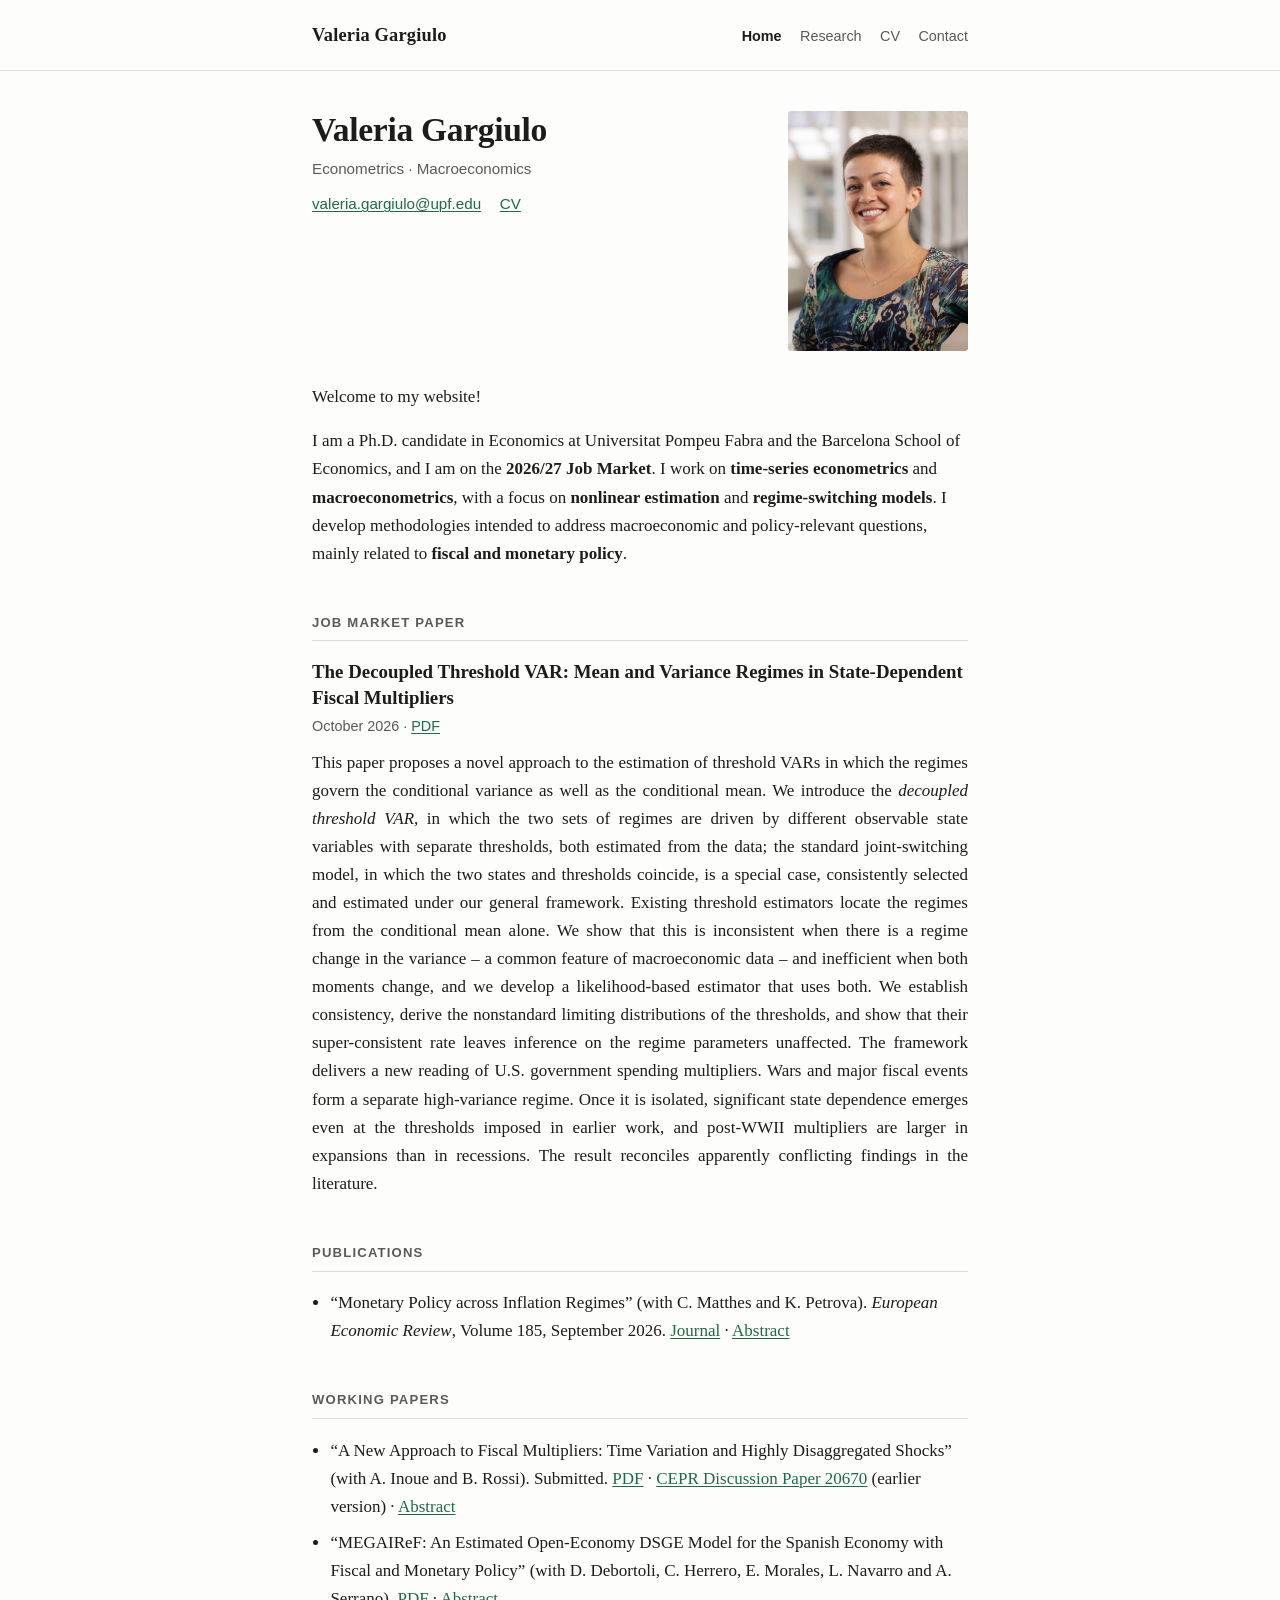
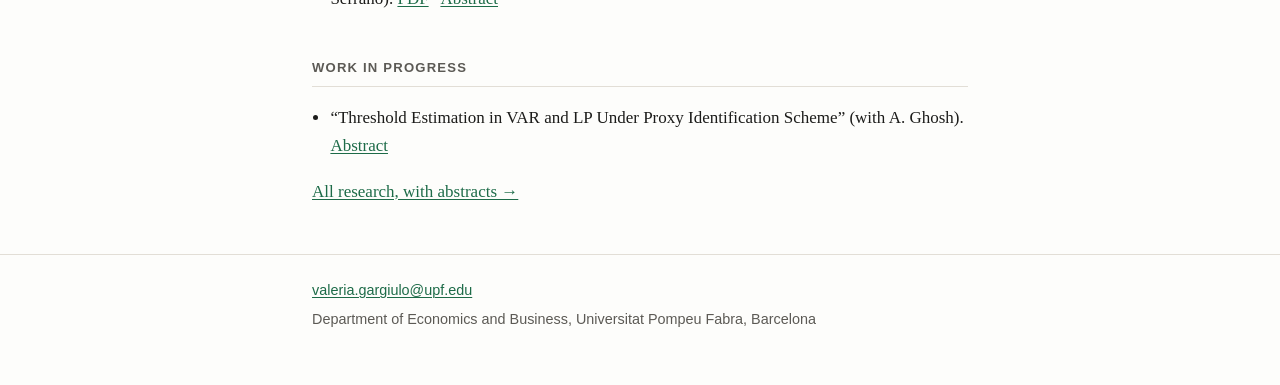
<file: index.html>
<!DOCTYPE html>
<html lang="en">
<head>
<meta charset="utf-8">
<meta name="viewport" content="width=device-width, initial-scale=1">

<title>Valeria Gargiulo — Economics PhD Candidate, UPF / Barcelona School of Economics</title>
<meta name="description" content="Valeria Gargiulo, Ph.D. candidate in economics at Universitat Pompeu Fabra / Barcelona School of Economics. Econometrics and macroeconomics, 2026-27 job market.">
<link rel="canonical" href="https://valeriagargiulo.com/">

<meta property="og:type" content="profile">
<meta property="og:site_name" content="Valeria Gargiulo">
<meta property="og:title" content="Valeria Gargiulo — Economics PhD Candidate, UPF / Barcelona School of Economics">
<meta property="og:description" content="Ph.D. candidate in economics at Universitat Pompeu Fabra / Barcelona School of Economics. Econometrics and macroeconomics, 2026-27 job market.">
<meta property="og:url" content="https://valeriagargiulo.com/">
<meta property="og:image" content="https://valeriagargiulo.com/img/og-image-2026-10.jpg">
<meta property="og:image:alt" content="Valeria Gargiulo, Ph.D. candidate in economics at Universitat Pompeu Fabra">
<meta property="og:locale" content="en_GB">
<meta name="twitter:card" content="summary_large_image">
<meta name="twitter:title" content="Valeria Gargiulo — Economics PhD Candidate, UPF / Barcelona School of Economics">
<meta name="twitter:description" content="Ph.D. candidate in economics at Universitat Pompeu Fabra / Barcelona School of Economics. Econometrics and macroeconomics, 2026-27 job market.">
<meta name="twitter:image" content="https://valeriagargiulo.com/img/og-image-2026-10.jpg">

<link rel="stylesheet" href="css/style.css">

<!-- "sameAs" mirrors the profile links on contact.html. Add Google Scholar and X
     in both places together when they exist. Real URLs only — a placeholder string
     here would make the structured data invalid. -->
<script type="application/ld+json">
{
  "@context": "https://schema.org",
  "@graph": [
    {
      "@type": "Person",
      "@id": "https://valeriagargiulo.com/#person",
      "name": "Valeria Gargiulo",
      "givenName": "Valeria",
      "familyName": "Gargiulo",
      "jobTitle": "Ph.D. Candidate in Economics",
      "email": "mailto:valeria.gargiulo@upf.edu",
      "url": "https://valeriagargiulo.com/",
      "image": "https://valeriagargiulo.com/img/valeria-gargiulo-2026-10.jpg",
      "affiliation": [
        {
          "@type": "CollegeOrUniversity",
          "name": "Universitat Pompeu Fabra",
          "url": "https://www.upf.edu/"
        },
        {
          "@type": "Organization",
          "name": "Barcelona School of Economics",
          "url": "https://bse.eu/"
        }
      ],
      "sameAs": [
        "https://scholar.google.com/citations?user=jlCbwxYAAAAJ",
        "https://www.linkedin.com/in/valeria-gargiulo-911957216"
      ],
      "knowsAbout": [
        "Econometrics",
        "Macroeconomics",
        "Time series analysis",
        "Threshold vector autoregression",
        "Regime-switching models",
        "Fiscal multipliers"
      ]
    },
    {
      "@type": "ScholarlyArticle",
      "@id": "https://valeriagargiulo.com/#jmp",
      "name": "The Decoupled Threshold VAR: Mean and Variance Regimes in State-Dependent Fiscal Multipliers",
      "author": { "@id": "https://valeriagargiulo.com/#person" },
      "inLanguage": "en",
      "url": "https://valeriagargiulo.com/files/jmp.pdf",
      "encodingFormat": "application/pdf",
      "abstract": "This paper proposes a novel approach to the estimation of threshold VARs in which the regimes govern the conditional variance as well as the conditional mean. We introduce the decoupled threshold VAR, in which the two sets of regimes are driven by different observable state variables with separate thresholds, both estimated from the data; the standard joint-switching model, in which the two states and thresholds coincide, is a special case, consistently selected and estimated under our general framework. Existing threshold estimators locate the regimes from the conditional mean alone. We show that this is inconsistent when there is a regime change in the variance – a common feature of macroeconomic data – and inefficient when both moments change, and we develop a likelihood-based estimator that uses both. We establish consistency, derive the nonstandard limiting distributions of the thresholds, and show that their super-consistent rate leaves inference on the regime parameters unaffected. The framework delivers a new reading of U.S. government spending multipliers. Wars and major fiscal events form a separate high-variance regime. Once it is isolated, significant state dependence emerges even at the thresholds imposed in earlier work, and post-WWII multipliers are larger in expansions than in recessions. The result reconciles apparently conflicting findings in the literature."
    }
  ]
}
</script>
</head>

<body>

<header class="site-header">
  <div class="wrap">
    <a class="site-name" href="index.html">Valeria Gargiulo</a>
    <nav class="site-nav" aria-label="Main">
      <a href="index.html" aria-current="page">Home</a>
      <a href="research.html">Research</a>
      <a href="cv.html">CV</a>
      <a href="contact.html">Contact</a>
    </nav>
  </div>
</header>

<main class="wrap">

  <div class="intro">
    <div class="intro-text">
      <h1>Valeria Gargiulo</h1>
      <p class="fields">Econometrics &middot; Macroeconomics</p>
      <p class="quicklinks">
        <a href="mailto:valeria.gargiulo@upf.edu">valeria.gargiulo@upf.edu</a>
        <a href="cv.html">CV</a>
      </p>
    </div>

    <img class="portrait" src="img/valeria-gargiulo-2026-10.jpg" width="180" height="240"
         alt="Valeria Gargiulo, Ph.D. candidate in economics at Universitat Pompeu Fabra">
  </div>

  <div class="bio">
    <p>Welcome to my website!</p>
    <p>I am a Ph.D. candidate in Economics at Universitat Pompeu Fabra and the
    Barcelona School of Economics, and I am on the <strong>2026/27 Job
    Market</strong>. I work on <strong>time-series econometrics</strong> and
    <strong>macroeconometrics</strong>, with a focus on <strong>nonlinear
    estimation</strong> and <strong>regime-switching models</strong>. I develop
    methodologies intended to address macroeconomic and policy-relevant questions,
    mainly related to <strong>fiscal and monetary policy</strong>.</p>
  </div>

  <section id="jmp">
    <h2>Job Market Paper</h2>

    <article class="paper">
      <h3>The Decoupled Threshold VAR: Mean and Variance Regimes in State-Dependent Fiscal Multipliers</h3>
      <p class="meta">October 2026 &middot; <a href="files/jmp.pdf">PDF</a></p>
      <div class="abstract">
        <p>This paper proposes a novel approach to the estimation of threshold VARs in
        which the regimes govern the conditional variance as well as the conditional
        mean. We introduce the <em>decoupled threshold VAR</em>, in which the two sets
        of regimes are driven by different observable state variables with separate
        thresholds, both estimated from the data; the standard joint-switching model, in
        which the two states and thresholds coincide, is a special case, consistently selected and
        estimated under our general framework. Existing threshold estimators locate the
        regimes from the conditional mean alone. We show that this is inconsistent when
        there is a regime change in the variance &ndash; a common feature of
        macroeconomic data &ndash; and inefficient when both moments change, and we
        develop a likelihood-based estimator that uses both. We establish consistency,
        derive the nonstandard limiting distributions of the thresholds, and show that
        their super-consistent rate leaves inference on the regime parameters
        unaffected. The framework delivers a new reading of U.S. government spending
        multipliers. Wars and major fiscal events form a separate high-variance regime.
        Once it is isolated, significant state dependence emerges even at the thresholds
        imposed in earlier work, and post-WWII multipliers are larger in expansions than
        in recessions. The result reconciles apparently conflicting findings in the
        literature.</p>
      </div>
    </article>

  </section>

  <section>
    <h2>Publications</h2>
    <ul class="cv-list">
      <li>&ldquo;Monetary Policy across Inflation Regimes&rdquo; (with C. Matthes and
      K. Petrova). <em>European Economic Review</em>, Volume 185, September 2026.
      <a href="https://www.sciencedirect.com/science/article/pii/S0014292126000668">Journal</a>
      &middot; <a href="research.html">Abstract</a></li>
    </ul>
  </section>

  <section>
    <h2>Working Papers</h2>
    <ul class="cv-list">
      <li>&ldquo;A New Approach to Fiscal Multipliers: Time Variation and Highly
      Disaggregated Shocks&rdquo; (with A. Inoue and B. Rossi). Submitted.
      <a href="files/fiscal-multipliers.pdf">PDF</a>
      &middot; <a href="https://cepr.org/publications/dp20670">CEPR Discussion Paper 20670</a>
      (earlier version) &middot; <a href="research.html">Abstract</a></li>
      <li>&ldquo;MEGAIReF: An Estimated Open-Economy DSGE Model for the Spanish Economy
      with Fiscal and Monetary Policy&rdquo; (with D. Debortoli, C. Herrero, E. Morales,
      L. Navarro and A. Serrano). <a href="files/megairef.pdf">PDF</a>
      &middot; <a href="research.html">Abstract</a></li>
    </ul>
  </section>

  <section>
    <h2>Work in Progress</h2>
    <ul class="cv-list">
      <li>&ldquo;Threshold Estimation in VAR and LP Under Proxy Identification
      Scheme&rdquo; (with A. Ghosh). <a href="research.html">Abstract</a></li>
    </ul>
    <p><a href="research.html">All research, with abstracts &rarr;</a></p>
  </section>

</main>

<footer class="site-footer">
  <div class="wrap">
    <p><a href="mailto:valeria.gargiulo@upf.edu">valeria.gargiulo@upf.edu</a></p>
    <p>Department of Economics and Business, Universitat Pompeu Fabra, Barcelona</p>
  </div>
</footer>

</body>
</html>
</file>
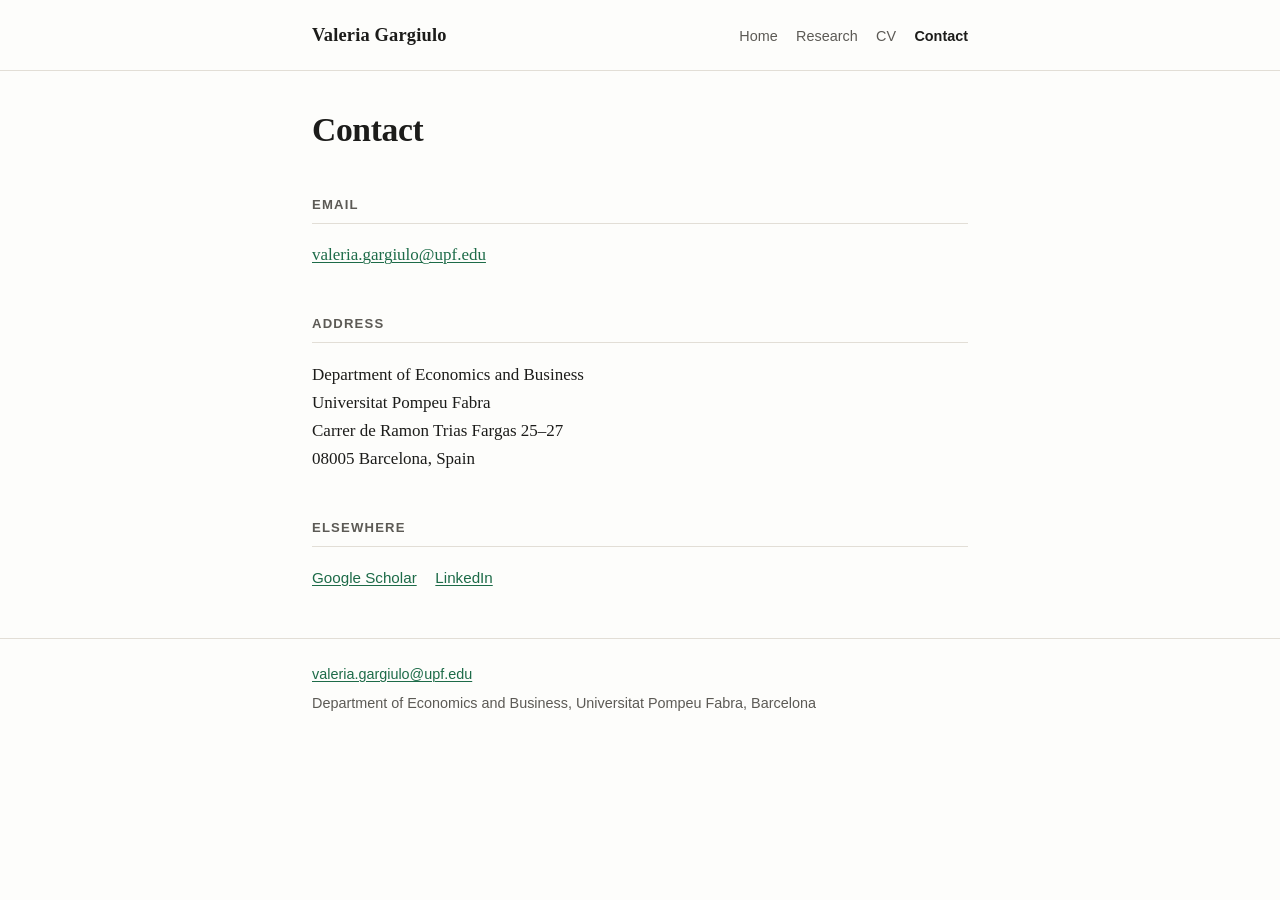
<file: contact.html>
<!DOCTYPE html>
<html lang="en">
<head>
<meta charset="utf-8">
<meta name="viewport" content="width=device-width, initial-scale=1">

<title>Contact — Valeria Gargiulo</title>
<meta name="description" content="Contact details for Valeria Gargiulo, Ph.D. candidate in economics at Universitat Pompeu Fabra / Barcelona School of Economics.">
<link rel="canonical" href="https://valeriagargiulo.com/contact.html">

<meta property="og:type" content="profile">
<meta property="og:site_name" content="Valeria Gargiulo">
<meta property="og:title" content="Contact — Valeria Gargiulo">
<meta property="og:description" content="Contact details for Valeria Gargiulo, Ph.D. candidate in economics at Universitat Pompeu Fabra.">
<meta property="og:url" content="https://valeriagargiulo.com/contact.html">
<meta property="og:image" content="https://valeriagargiulo.com/img/og-image-2026-10.jpg">
<meta property="og:image:alt" content="Valeria Gargiulo, Ph.D. candidate in economics at Universitat Pompeu Fabra">
<meta property="og:locale" content="en_GB">
<meta name="twitter:card" content="summary_large_image">
<meta name="twitter:title" content="Contact — Valeria Gargiulo">
<meta name="twitter:description" content="Contact details for Valeria Gargiulo, Ph.D. candidate in economics at Universitat Pompeu Fabra.">
<meta name="twitter:image" content="https://valeriagargiulo.com/img/og-image-2026-10.jpg">

<link rel="stylesheet" href="css/style.css">
</head>

<body>

<header class="site-header">
  <div class="wrap">
    <a class="site-name" href="index.html">Valeria Gargiulo</a>
    <nav class="site-nav" aria-label="Main">
      <a href="index.html">Home</a>
      <a href="research.html">Research</a>
      <a href="cv.html">CV</a>
      <a href="contact.html" aria-current="page">Contact</a>
    </nav>
  </div>
</header>

<main class="wrap">

  <h1>Contact</h1>

  <section>
    <h2>Email</h2>
    <p><a href="mailto:valeria.gargiulo@upf.edu">valeria.gargiulo@upf.edu</a></p>
  </section>

  <section>
    <h2>Address</h2>
    <p>
      Department of Economics and Business<br>
      Universitat Pompeu Fabra<br>
      Carrer de Ramon Trias Fargas 25&ndash;27<br>
      08005 Barcelona, Spain
    </p>
  </section>

  <section>
    <h2>Elsewhere</h2>
    <!-- These are the same URLs as the "sameAs" array in the JSON-LD on index.html.
         Add Google Scholar and X here and there together when they exist. -->
    <p class="quicklinks">
      <a href="https://scholar.google.com/citations?user=jlCbwxYAAAAJ">Google Scholar</a>
      <a href="https://www.linkedin.com/in/valeria-gargiulo-911957216">LinkedIn</a>
    </p>
  </section>

</main>

<footer class="site-footer">
  <div class="wrap">
    <p><a href="mailto:valeria.gargiulo@upf.edu">valeria.gargiulo@upf.edu</a></p>
    <p>Department of Economics and Business, Universitat Pompeu Fabra, Barcelona</p>
  </div>
</footer>

</body>
</html>
</file>
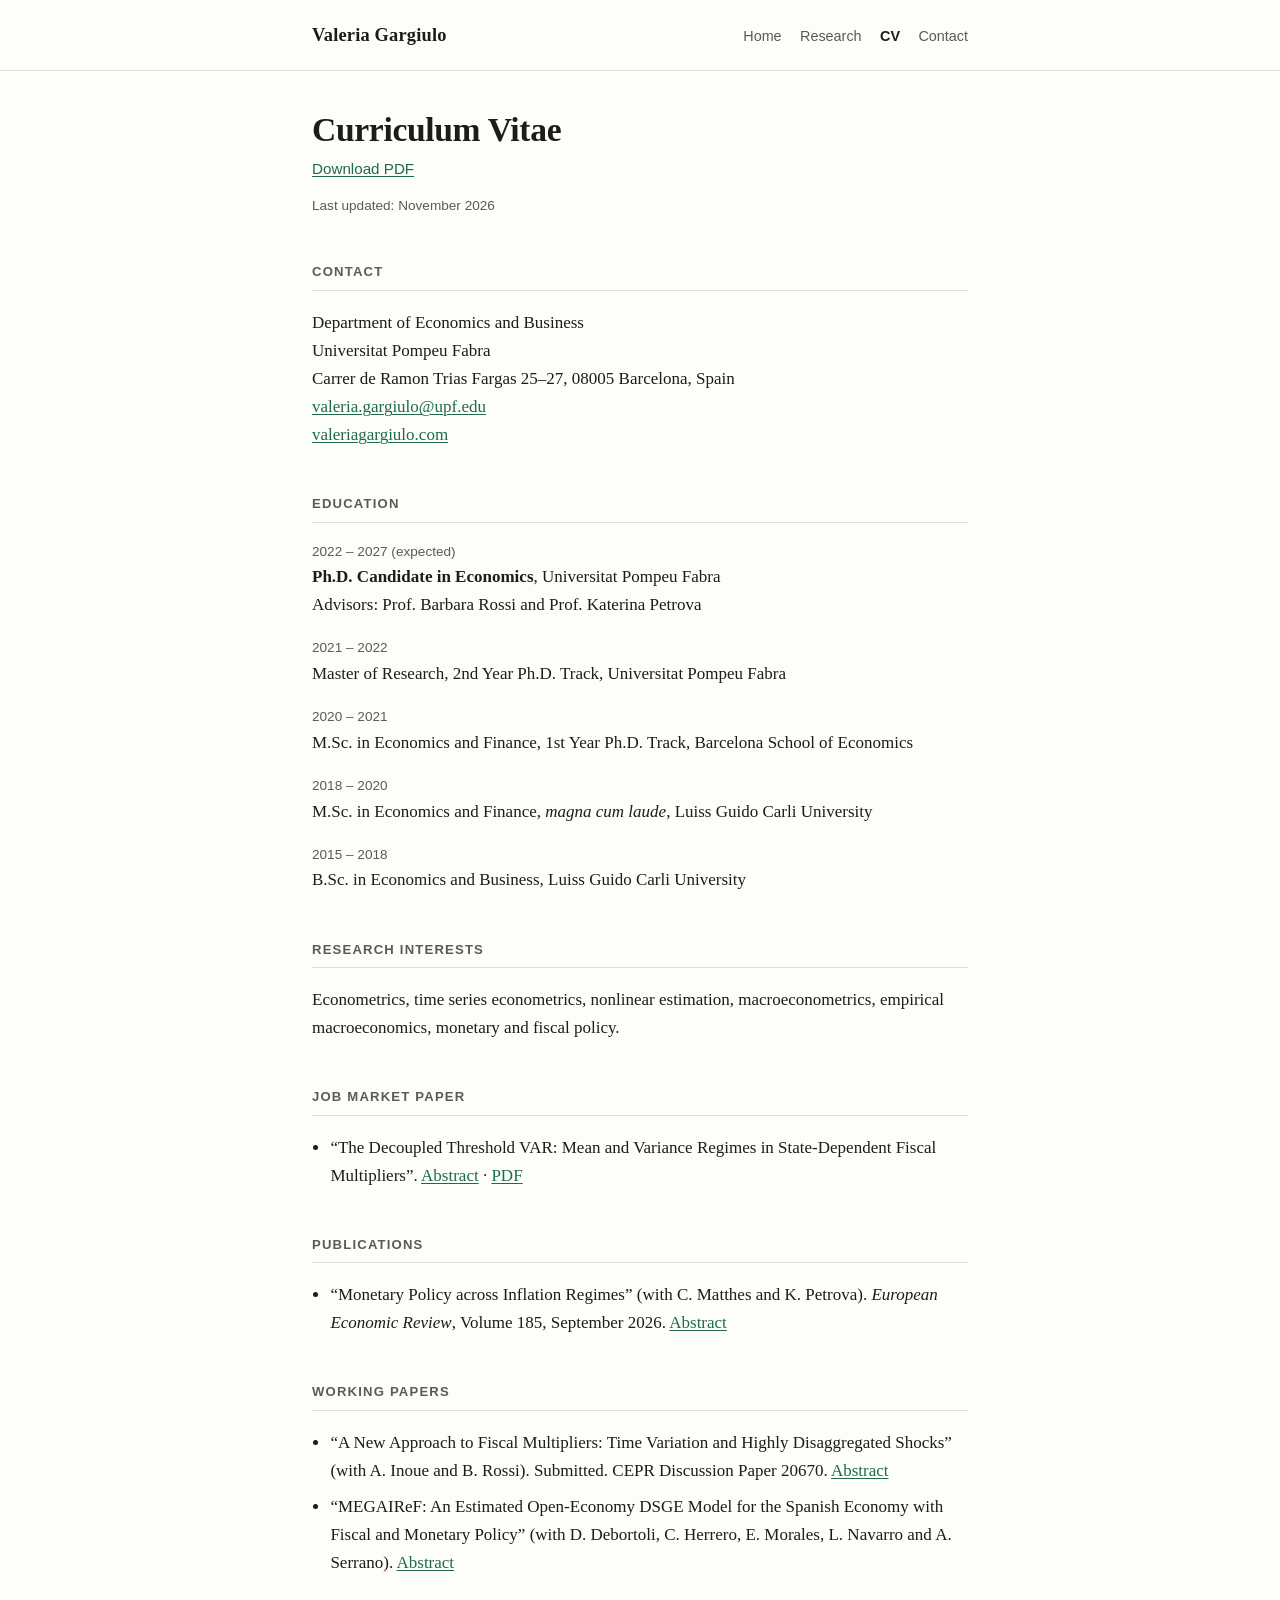
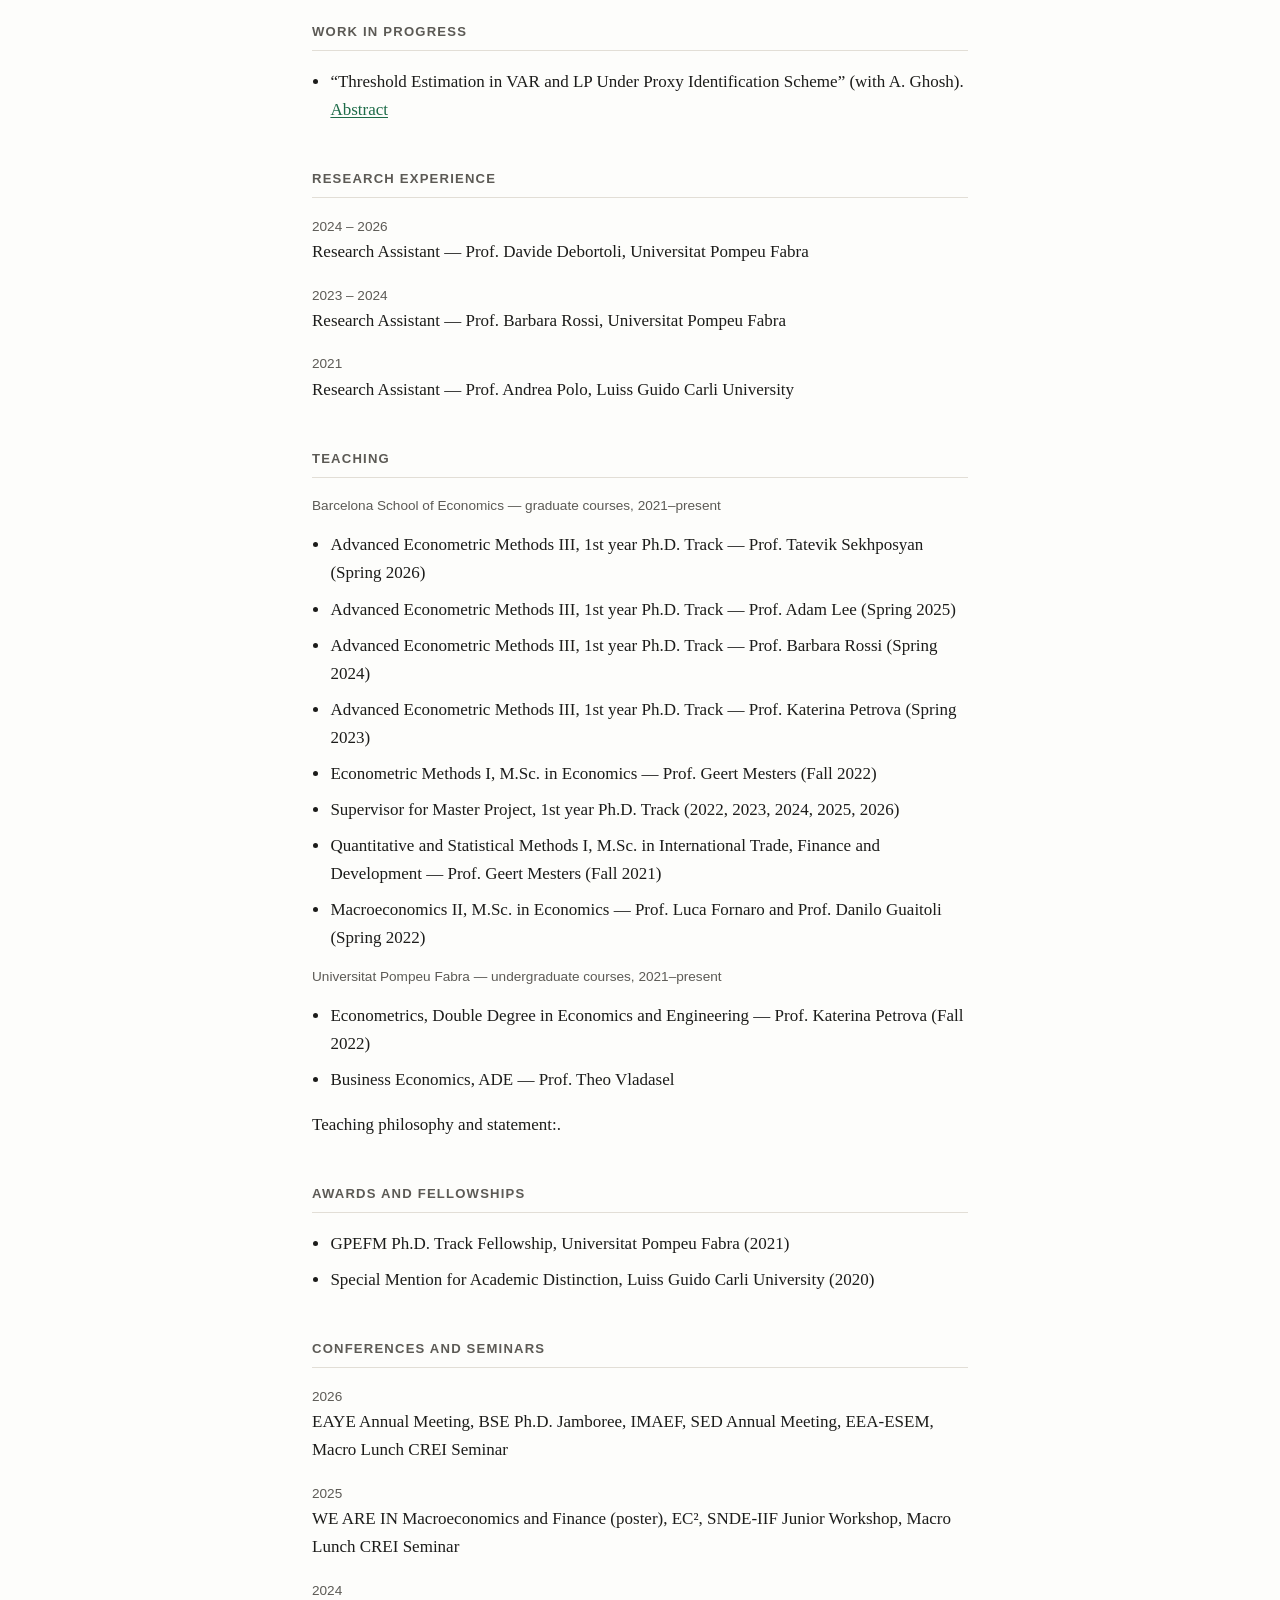
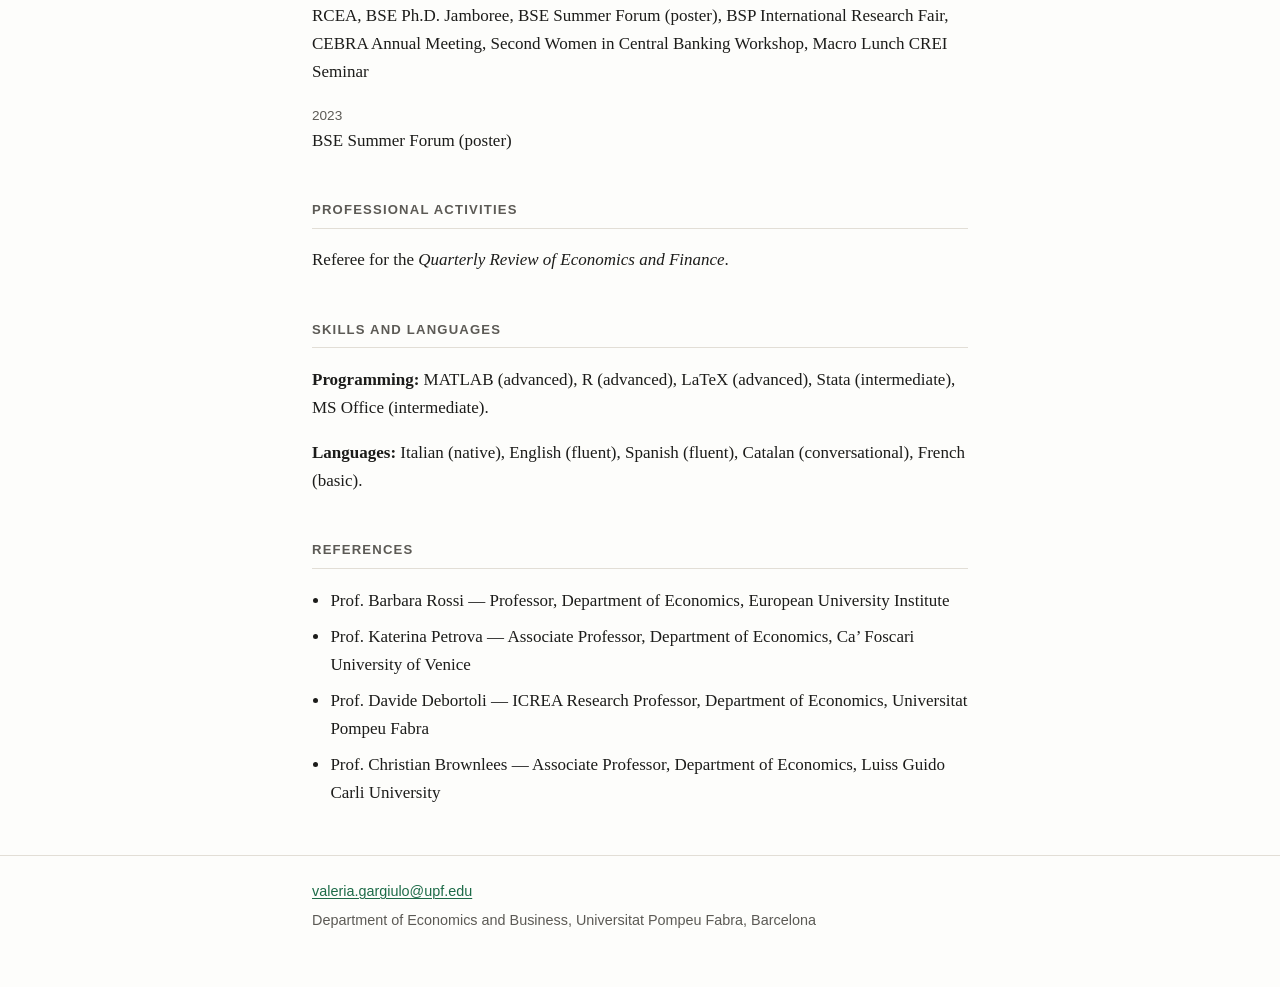
<file: cv.html>
<!DOCTYPE html>
<html lang="en">
<head>
<meta charset="utf-8">
<meta name="viewport" content="width=device-width, initial-scale=1">

<title>CV — Valeria Gargiulo</title>
<meta name="description" content="Curriculum vitae of Valeria Gargiulo, Ph.D. candidate in economics at Universitat Pompeu Fabra / Barcelona School of Economics. Econometrics and macroeconomics.">
<link rel="canonical" href="https://valeriagargiulo.com/cv.html">

<meta property="og:type" content="profile">
<meta property="og:site_name" content="Valeria Gargiulo">
<meta property="og:title" content="CV — Valeria Gargiulo">
<meta property="og:description" content="Curriculum vitae: education, working papers, conferences, teaching and awards.">
<meta property="og:url" content="https://valeriagargiulo.com/cv.html">
<meta property="og:image" content="https://valeriagargiulo.com/img/og-image-2026-10.jpg">
<meta property="og:image:alt" content="Valeria Gargiulo, Ph.D. candidate in economics at Universitat Pompeu Fabra">
<meta property="og:locale" content="en_GB">
<meta name="twitter:card" content="summary_large_image">
<meta name="twitter:title" content="CV — Valeria Gargiulo">
<meta name="twitter:description" content="Curriculum vitae: education, working papers, conferences, teaching and awards.">
<meta name="twitter:image" content="https://valeriagargiulo.com/img/og-image-2026-10.jpg">

<link rel="stylesheet" href="css/style.css">
</head>

<body>

<header class="site-header">
  <div class="wrap">
    <a class="site-name" href="index.html">Valeria Gargiulo</a>
    <nav class="site-nav" aria-label="Main">
      <a href="index.html">Home</a>
      <a href="research.html">Research</a>
      <a href="cv.html" aria-current="page">CV</a>
      <a href="contact.html">Contact</a>
    </nav>
  </div>
</header>

<main class="wrap">

  <h1>Curriculum Vitae</h1>

  <p class="quicklinks noprint">
    <!-- The hosted PDF deliberately carries the phone number; the HTML pages do not.
         Deliberate decision, revisitable — see PLACEHOLDERS.md. -->
    <a href="files/cv.pdf">Download PDF</a>
  </p>
  <p class="updated">Last updated: November 2026</p>

  <section>
    <h2>Contact</h2>
    <p>
      Department of Economics and Business<br>
      Universitat Pompeu Fabra<br>
      Carrer de Ramon Trias Fargas 25&ndash;27, 08005 Barcelona, Spain<br>
      <a href="mailto:valeria.gargiulo@upf.edu">valeria.gargiulo@upf.edu</a><br>
      <a href="index.html">valeriagargiulo.com</a>
    </p>
  </section>

  <section>
    <h2>Education</h2>
    <div class="cv-entry">
      <span class="when">2022 &ndash; 2027 (expected)</span>
      <p class="what"><strong>Ph.D. Candidate in Economics</strong>, Universitat Pompeu Fabra<br>
      Advisors: Prof. Barbara Rossi and Prof. Katerina Petrova</p>
    </div>
    <div class="cv-entry">
      <span class="when">2021 &ndash; 2022</span>
      <p class="what">Master of Research, 2nd Year Ph.D. Track, Universitat Pompeu Fabra</p>
    </div>
    <div class="cv-entry">
      <span class="when">2020 &ndash; 2021</span>
      <p class="what">M.Sc. in Economics and Finance, 1st Year Ph.D. Track, Barcelona School of Economics</p>
    </div>
    <div class="cv-entry">
      <span class="when">2018 &ndash; 2020</span>
      <p class="what">M.Sc. in Economics and Finance, <em>magna cum laude</em>, Luiss Guido Carli University</p>
    </div>
    <div class="cv-entry">
      <span class="when">2015 &ndash; 2018</span>
      <p class="what">B.Sc. in Economics and Business, Luiss Guido Carli University</p>
    </div>
  </section>

  <section>
    <h2>Research Interests</h2>
    <p>Econometrics, time series econometrics, nonlinear estimation, macroeconometrics,
    empirical macroeconomics, monetary and fiscal policy.</p>
  </section>

  <section>
    <h2>Job Market Paper</h2>
    <ul class="cv-list">
      <li>&ldquo;The Decoupled Threshold VAR: Mean and Variance Regimes in State-Dependent Fiscal Multipliers&rdquo;. <a href="index.html#jmp">Abstract</a> &middot; <a href="files/jmp.pdf">PDF</a></li>
    </ul>
  </section>

  <section>
    <h2>Publications</h2>
    <ul class="cv-list">
      <li>&ldquo;Monetary Policy across Inflation Regimes&rdquo; (with C. Matthes and
      K. Petrova). <em>European Economic Review</em>, Volume 185, September 2026.
      <a href="research.html">Abstract</a></li>
    </ul>
  </section>

  <section>
    <h2>Working Papers</h2>
    <!-- Titles and coauthors only. Abstracts live on research.html. -->
    <ul class="cv-list">
      <li>&ldquo;A New Approach to Fiscal Multipliers: Time Variation and Highly
        Disaggregated Shocks&rdquo; (with A. Inoue and B. Rossi). Submitted. CEPR Discussion Paper 20670.
      <a href="research.html">Abstract</a></li>
      <li>&ldquo;MEGAIReF: An Estimated Open-Economy DSGE Model for the Spanish Economy
      with Fiscal and Monetary Policy&rdquo; (with D. Debortoli, C. Herrero, E. Morales,
      L. Navarro and A. Serrano). <a href="research.html">Abstract</a></li>
    </ul>
  </section>

  <section>
    <h2>Work in Progress</h2>
    <ul class="cv-list">
      <li>&ldquo;Threshold Estimation in VAR and LP Under Proxy Identification
      Scheme&rdquo; (with A. Ghosh). <a href="research.html">Abstract</a></li>
    </ul>
  </section>

  <section>
    <h2>Research Experience</h2>
    <div class="cv-entry">
      <span class="when">2024 &ndash; 2026</span>
      <p class="what">Research Assistant &mdash; Prof. Davide Debortoli, Universitat Pompeu Fabra</p>
    </div>
    <div class="cv-entry">
      <span class="when">2023 &ndash; 2024</span>
      <p class="what">Research Assistant &mdash; Prof. Barbara Rossi, Universitat Pompeu Fabra</p>
    </div>
    <div class="cv-entry">
      <span class="when">2021</span>
      <p class="what">Research Assistant &mdash; Prof. Andrea Polo, Luiss Guido Carli University</p>
    </div>
  </section>

  <section>
    <h2>Teaching</h2>
    <!-- Bare course list only. Teaching philosophy lives on teaching.html. -->
    <p class="updated">Barcelona School of Economics &mdash; graduate courses, 2021&ndash;present</p>
    <ul class="cv-list">
      <li>Advanced Econometric Methods III, 1st year Ph.D. Track &mdash; Prof. Tatevik Sekhposyan (Spring 2026)</li>
      <li>Advanced Econometric Methods III, 1st year Ph.D. Track &mdash; Prof. Adam Lee (Spring 2025)</li>
      <li>Advanced Econometric Methods III, 1st year Ph.D. Track &mdash; Prof. Barbara Rossi (Spring 2024)</li>
      <li>Advanced Econometric Methods III, 1st year Ph.D. Track &mdash; Prof. Katerina Petrova (Spring 2023)</li>
      <li>Econometric Methods I, M.Sc. in Economics &mdash; Prof. Geert Mesters (Fall 2022)</li>
      <li>Supervisor for Master Project, 1st year Ph.D. Track (2022, 2023, 2024, 2025, 2026)</li>
      <li>Quantitative and Statistical Methods I, M.Sc. in International Trade, Finance and Development &mdash; Prof. Geert Mesters (Fall 2021)</li>
      <li>Macroeconomics II, M.Sc. in Economics &mdash; Prof. Luca Fornaro and Prof. Danilo Guaitoli (Spring 2022)</li>
    </ul>
    <p class="updated">Universitat Pompeu Fabra &mdash; undergraduate courses, 2021&ndash;present</p>
    <ul class="cv-list">
      <li>Econometrics, Double Degree in Economics and Engineering &mdash; Prof. Katerina Petrova (Fall 2022)</li>
      <li>Business Economics, ADE &mdash; Prof. Theo Vladasel</li>
    </ul>
    <p class="noprint">Teaching philosophy and statement:.</p>
  </section>

  <section>
    <h2>Awards and Fellowships</h2>
    <ul class="cv-list">
      <li>GPEFM Ph.D. Track Fellowship, Universitat Pompeu Fabra (2021)</li>
      <li>Special Mention for Academic Distinction, Luiss Guido Carli University (2020)</li>
    </ul>
  </section>

  <section>
    <h2>Conferences and Seminars</h2>
    <div class="cv-entry">
      <span class="when">2026</span>
      <p class="what">EAYE Annual Meeting, BSE Ph.D. Jamboree, IMAEF, SED Annual Meeting,
      EEA-ESEM, Macro Lunch CREI Seminar</p>
    </div>
    <div class="cv-entry">
      <span class="when">2025</span>
      <p class="what">WE ARE IN Macroeconomics and Finance (poster), EC&sup2;,
      SNDE-IIF Junior Workshop, Macro Lunch CREI Seminar</p>
    </div>
    <div class="cv-entry">
      <span class="when">2024</span>
      <p class="what">RCEA, BSE Ph.D. Jamboree, BSE Summer Forum (poster),
      BSP International Research Fair, CEBRA Annual Meeting,
      Second Women in Central Banking Workshop, Macro Lunch CREI Seminar</p>
    </div>
    <div class="cv-entry">
      <span class="when">2023</span>
      <p class="what">BSE Summer Forum (poster)</p>
    </div>
  </section>

  <section>
    <h2>Professional Activities</h2>
    <p>Referee for the <em>Quarterly Review of Economics and Finance</em>.</p>
  </section>

  <section>
    <h2>Skills and Languages</h2>
    <p><strong>Programming:</strong> MATLAB (advanced), R (advanced), LaTeX (advanced),
    Stata (intermediate), MS Office (intermediate).</p>
    <p><strong>Languages:</strong> Italian (native), English (fluent), Spanish (fluent),
    Catalan (conversational), French (basic).</p>
  </section>

  <section>
    <h2>References</h2>
    <!-- PRIVACY RULE: names and institutions ONLY. No email addresses, no phone
         numbers. This page is crawlable and referee addresses get scraped. The full
         referee block with contact details goes in the NON-public CV variant. -->
    <ul class="cv-list">
      <li>Prof. Barbara Rossi &mdash; Professor, Department of Economics,
      European University Institute</li>
      <li>Prof. Katerina Petrova &mdash; Associate Professor, Department of Economics,
      Ca&rsquo; Foscari University of Venice</li>
      <li>Prof. Davide Debortoli &mdash; ICREA Research Professor, Department of
      Economics, Universitat Pompeu Fabra</li>
      <li>Prof. Christian Brownlees &mdash; Associate Professor, Department of
      Economics, Luiss Guido Carli University</li>
    </ul>
  </section>

</main>

<footer class="site-footer">
  <div class="wrap">
    <p><a href="mailto:valeria.gargiulo@upf.edu">valeria.gargiulo@upf.edu</a></p>
    <p>Department of Economics and Business, Universitat Pompeu Fabra, Barcelona</p>
  </div>
</footer>

</body>
</html>
</file>
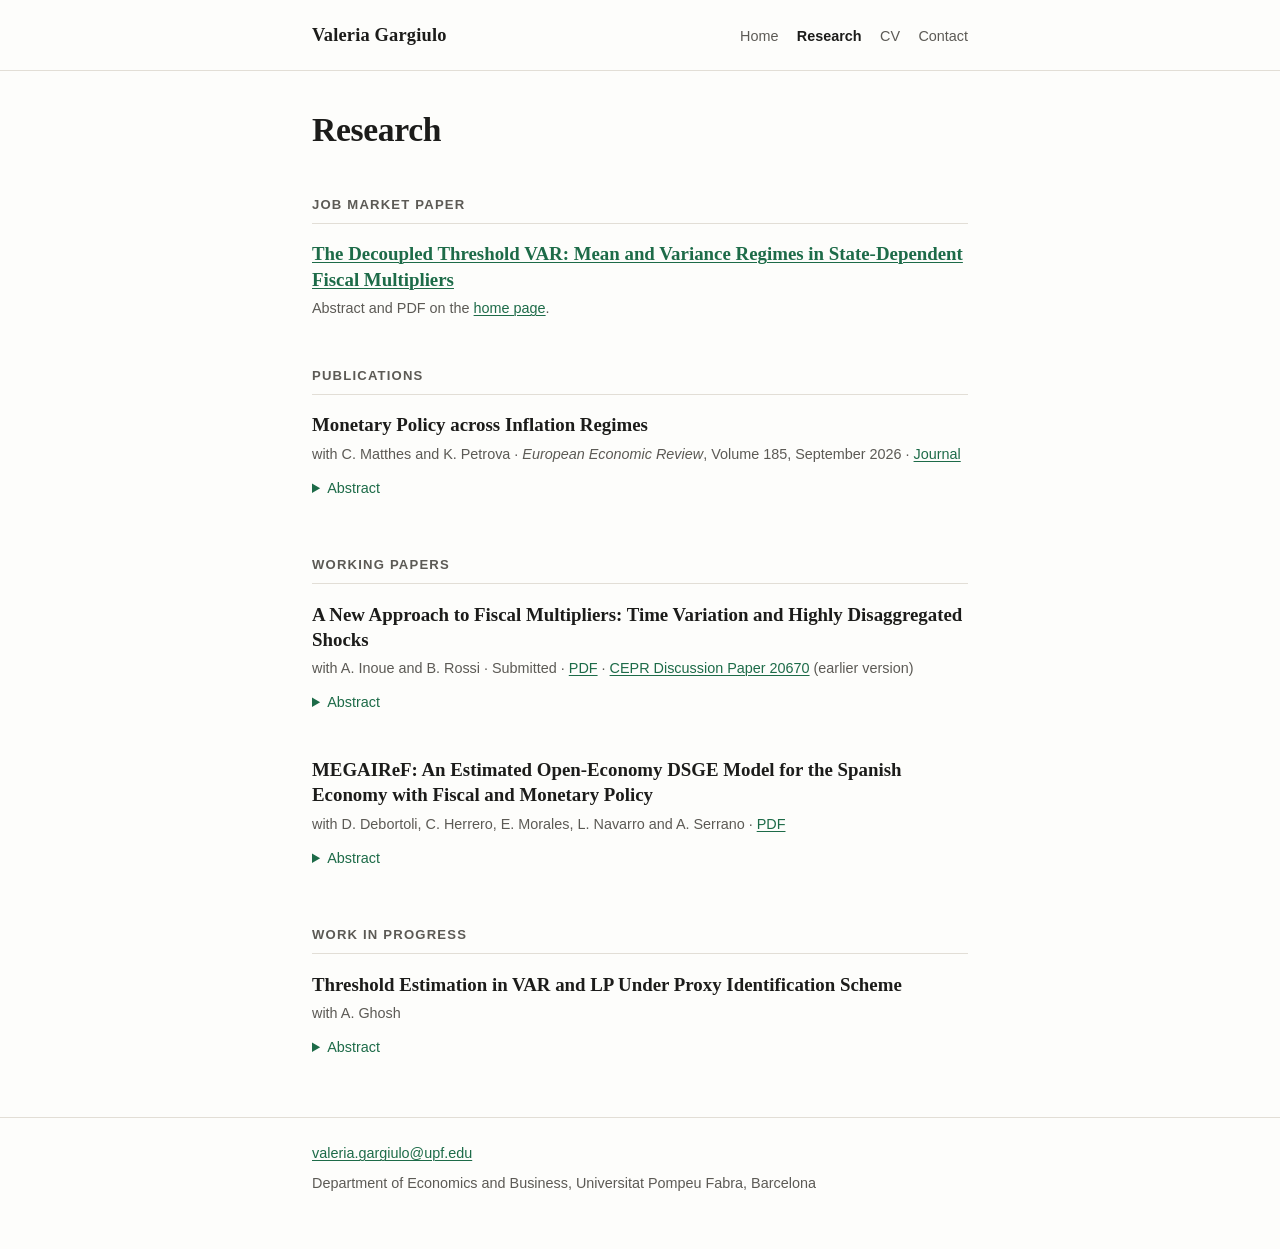
<file: research.html>
<!DOCTYPE html>
<html lang="en">
<head>
<meta charset="utf-8">
<meta name="viewport" content="width=device-width, initial-scale=1">

<title>Research — Valeria Gargiulo</title>
<meta name="description" content="Working papers and research in progress by Valeria Gargiulo, Ph.D. candidate in economics at Universitat Pompeu Fabra / Barcelona School of Economics.">
<link rel="canonical" href="https://valeriagargiulo.com/research.html">

<meta property="og:type" content="profile">
<meta property="og:site_name" content="Valeria Gargiulo">
<meta property="og:title" content="Research — Valeria Gargiulo">
<meta property="og:description" content="Working papers and research in progress in econometrics and macroeconomics.">
<meta property="og:url" content="https://valeriagargiulo.com/research.html">
<meta property="og:image" content="https://valeriagargiulo.com/img/og-image-2026-10.jpg">
<meta property="og:image:alt" content="Valeria Gargiulo, Ph.D. candidate in economics at Universitat Pompeu Fabra">
<meta property="og:locale" content="en_GB">
<meta name="twitter:card" content="summary_large_image">
<meta name="twitter:title" content="Research — Valeria Gargiulo">
<meta name="twitter:description" content="Working papers and research in progress in econometrics and macroeconomics.">
<meta name="twitter:image" content="https://valeriagargiulo.com/img/og-image-2026-10.jpg">

<link rel="stylesheet" href="css/style.css">
</head>

<body>

<header class="site-header">
  <div class="wrap">
    <a class="site-name" href="index.html">Valeria Gargiulo</a>
    <nav class="site-nav" aria-label="Main">
      <a href="index.html">Home</a>
      <a href="research.html" aria-current="page">Research</a>
      <a href="cv.html">CV</a>
      <a href="contact.html">Contact</a>
    </nav>
  </div>
</header>

<main class="wrap">

  <h1>Research</h1>

  <section>
    <h2>Job Market Paper</h2>
    <!-- The abstract lives on the homepage only. Linking rather than repeating it
         keeps Google from splitting the signal between two URLs. -->
    <article class="paper">
      <h3><a href="index.html#jmp">The Decoupled Threshold VAR: Mean and Variance Regimes in State-Dependent Fiscal Multipliers</a></h3>
      <p class="meta">Abstract and PDF on the <a href="index.html#jmp">home page</a>.</p>
    </article>
  </section>

  <section>
    <h2>Publications</h2>

    <article class="paper">
      <h3>Monetary Policy across Inflation Regimes</h3>
      <p class="meta">
        with C. Matthes and K. Petrova
        &middot; <em>European Economic Review</em>, Volume 185, September 2026
        &middot; <a href="https://www.sciencedirect.com/science/article/pii/S0014292126000668">Journal</a>
      </p>
      <details class="abstract">
        <summary>Abstract</summary>
        <p>Does the effect of monetary policy depend on the prevailing level of
        inflation? In order to answer this question, we construct a parsimonious
        nonlinear time series model that allows for inflation regimes. We find that the
        effects of monetary policy are markedly different when year-over-year inflation
        exceeds 5.5 percent. Below this threshold, changes in monetary policy have a
        short-lived effect on prices, but no effect on the unemployment rate, giving a
        potential explanation for the recent &ldquo;soft-landing&rdquo; in the United
        States. Above this threshold, the effects of monetary policy surprises on both
        inflation and unemployment can be larger and longer-lasting.</p>
      </details>
    </article>
  </section>

  <section>
    <h2>Working Papers</h2>

    <article class="paper">
      <h3>A New Approach to Fiscal Multipliers: Time Variation and Highly Disaggregated Shocks</h3>
      <p class="meta">
        with A. Inoue and B. Rossi
        &middot; Submitted
        &middot; <a href="files/fiscal-multipliers.pdf">PDF</a>
        &middot; <a href="https://cepr.org/publications/dp20670">CEPR Discussion Paper 20670</a> (earlier version)
      </p>
      <details class="abstract">
        <summary>Abstract</summary>
        <p>What are the effects of fiscal shocks on the economy, and do they change over
        time? We show that recent advances in data collection at very disaggregated,
        high-frequency levels can help answer this question. This paper makes two main
        contributions to the literature. The first contribution is the construction of a
        new dataset of highly disaggregated U.S. government spending shocks, available at
        the most disaggregated county level at several frequencies (including monthly,
        quarterly, and yearly), as well as at daily frequencies at the aggregate national
        level. The second contribution is to shed light on the time-varying effects of
        fiscal policy shocks at a highly disaggregated level by leveraging the richness of
        the new dataset and a novel econometric approach. We find that the COVID-19
        pandemic was associated with unprecedented challenges in the ability of
        governments to stimulate the economy: economic variables significantly respond to
        government spending shocks before the pandemic, while there are no significant
        responses during the pandemic. The fiscal stimulus that occurred before the
        pandemic had persistent effects over time, suggesting that the recession in those
        years could have been even more severe without it.</p>
      </details>
    </article>

    <article class="paper">
      <h3>MEGAIReF: An Estimated Open-Economy DSGE Model for the Spanish Economy with Fiscal and Monetary Policy</h3>
      <p class="meta">
        with D. Debortoli, C. Herrero, E. Morales, L. Navarro and A. Serrano
        &middot; <a href="files/megairef.pdf">PDF</a>
      </p>
      <details class="abstract">
        <summary>Abstract</summary>
        <p>This paper presents MEGAIReF, a medium-scale estimated dynamic stochastic
        general equilibrium (DSGE) model for the Spanish economy. The model describes a
        small open economy with heterogeneous households &mdash;Ricardian and
        Hand-to-Mouth&mdash; nominal rigidities in price and wage setting, and real
        rigidities such as monopolistic competition, investment adjustment costs, and a
        frictional labor market giving rise to unemployment dynamics. It also
        incorporates a banking sector with financial intermediation frictions, generating
        a financial accelerator mechanism. In addition, MEGAIReF features a comprehensive
        fiscal block encompassing multiple expenditure categories &mdash;public
        consumption, public investment, and public employment&mdash; as well as a
        detailed specification of revenue instruments, including taxes on consumption,
        labor income, and personal and corporate income. All fiscal instruments respond
        endogenously to macroeconomic conditions through a set of estimated fiscal rules.
        The model is estimated with Bayesian methods using data for Spain and the Euro
        area.</p>
      </details>
    </article>
  </section>

  <section>
    <h2>Work in Progress</h2>

    <article class="paper">
      <h3>Threshold Estimation in VAR and LP Under Proxy Identification Scheme</h3>
      <p class="meta">
        with A. Ghosh
      </p>
      <details class="abstract">
        <summary>Abstract</summary>
        <p>Central to macroeconomic analysis is the study of the propagation of
        structural shocks, normally performed via the estimation of IRFs. Such an
        investigation often employs one of two popular empirical tools: VARs or LPs.
        Despite the apparent differences between such approaches, recent studies have
        shown that both estimate the same impulse responses in population. However, this
        result has been proven exclusively for linear models. Given this result in linear
        models, a natural question that arises is: does the equivalence also hold for the
        estimation of the thresholds in their regime-dependent counterparts? To answer
        it, we employ the joint threshold estimator for a TVAR proposed by Gargiulo
        (2026). Then, we show how such estimator can be employed within a
        regime-dependent LP framework and provide an analytical comparison between the
        two models&rsquo; threshold estimates. We find conditions for the equivalence of
        the estimates.</p>
      </details>
    </article>
  </section>

</main>

<footer class="site-footer">
  <div class="wrap">
    <p><a href="mailto:valeria.gargiulo@upf.edu">valeria.gargiulo@upf.edu</a></p>
    <p>Department of Economics and Business, Universitat Pompeu Fabra, Barcelona</p>
  </div>
</footer>

</body>
</html>
</file>
<file: css/style.css>
/* Valeria Gargiulo — personal academic site
   One stylesheet, no external requests, no build step.
   Light-first: committees print these pages. */

:root {
  --ink:   #1c1c1a;
  --muted: #5c5a55;
  --rule:  #e2ded6;
  --bg:    #fdfdfb;
  --panel: #f6f4ef;
  --link:  #1d6b48;
  --flag:  #b3261e;
  --serif: Georgia, "Iowan Old Style", "Times New Roman", Times, serif;
  --sans:  -apple-system, BlinkMacSystemFont, "Segoe UI", Roboto, Helvetica, Arial, sans-serif;
}

@media (prefers-color-scheme: dark) {
  :root {
    --ink:   #e8e6e1;
    --muted: #a5a29b;
    --rule:  #35332e;
    --bg:    #16150f;
    --panel: #1f1e18;
    --link:  #6fc08c;
    --flag:  #ff6b60;
  }
}

*, *::before, *::after { box-sizing: border-box; }

body {
  margin: 0;
  background: var(--bg);
  color: var(--ink);
  font: 1.0625rem/1.65 var(--serif);
  -webkit-text-size-adjust: 100%;
}

.wrap {
  max-width: 44rem;
  margin: 0 auto;
  padding: 0 1.5rem;
}

a { color: var(--link); text-decoration-thickness: 1px; text-underline-offset: 2px; }
a:hover { text-decoration-thickness: 2px; }

/* ---------- header + nav ---------- */

.site-header {
  border-bottom: 1px solid var(--rule);
  margin-bottom: 2.5rem;
}

.site-header .wrap {
  display: flex;
  flex-wrap: wrap;
  align-items: baseline;
  justify-content: space-between;
  gap: 0.5rem 1.5rem;
  padding-top: 1.25rem;
  padding-bottom: 1.25rem;
}

.site-name {
  font-family: var(--serif);
  font-size: 1.15rem;
  font-weight: 700;
  letter-spacing: 0.01em;
  color: var(--ink);
  text-decoration: none;
}

.site-nav {
  font-family: var(--sans);
  font-size: 0.9rem;
  display: flex;
  flex-wrap: wrap;
  gap: 1.15rem;
}

.site-nav a { color: var(--muted); text-decoration: none; }
.site-nav a:hover { color: var(--link); text-decoration: underline; }
.site-nav a[aria-current="page"] { color: var(--ink); font-weight: 600; }

/* ---------- intro block ---------- */

.intro {
  display: flex;
  flex-wrap: wrap;
  align-items: flex-start;
  gap: 1.5rem 2rem;
}

.intro-text { flex: 1 1 20rem; }

h1 {
  font-size: 2.1rem;
  line-height: 1.15;
  margin: 0 0 0.4rem;
  letter-spacing: -0.01em;
}

.fields {
  font-family: var(--sans);
  font-size: 0.95rem;
  color: var(--muted);
  margin: 0 0 0.6rem;
}

.quicklinks {
  font-family: var(--sans);
  font-size: 0.95rem;
  margin: 0;
}

.quicklinks a + a { margin-left: 0.9rem; }

.portrait {
  flex: 0 0 auto;
  width: 180px;
  height: auto;
  border-radius: 3px;
  background: var(--panel);
}

.bio { margin: 2rem 0 0; }
.bio p { margin: 0 0 1rem; }

/* ---------- sections + papers ---------- */

main { padding-bottom: 3rem; }

h2 {
  font-family: var(--sans);
  font-size: 0.82rem;
  font-weight: 700;
  letter-spacing: 0.09em;
  text-transform: uppercase;
  color: var(--muted);
  margin: 2.75rem 0 1.1rem;
  padding-bottom: 0.45rem;
  border-bottom: 1px solid var(--rule);
}

.paper { margin: 0 0 2rem; }

.paper h3 {
  font-size: 1.18rem;
  line-height: 1.35;
  margin: 0 0 0.3rem;
  font-weight: 700;
}

.paper .meta {
  font-family: var(--sans);
  font-size: 0.9rem;
  color: var(--muted);
  margin: 0 0 0.65rem;
}

.paper .meta a { color: var(--link); }

.abstract { margin: 0; }
.abstract p {
  margin: 0 0 0.8rem;
  text-align: justify;
  /* hyphenation keeps justified text from opening rivers of whitespace,
     which is the usual reason justified text reads worse, not better */
  hyphens: auto;
  -webkit-hyphens: auto;
}

details.abstract > summary {
  font-family: var(--sans);
  font-size: 0.9rem;
  color: var(--link);
  cursor: pointer;
  margin-bottom: 0.6rem;
  width: max-content;
}

details.abstract[open] > summary { margin-bottom: 0.8rem; }

/* ---------- CV page ---------- */

.cv-entry { margin: 0 0 1.15rem; }
.cv-entry .when {
  font-family: var(--sans);
  font-size: 0.85rem;
  color: var(--muted);
  display: block;
}
.cv-entry .what { margin: 0; }
.cv-list { margin: 0; padding-left: 1.15rem; }
.cv-list li { margin-bottom: 0.5rem; }

.updated {
  font-family: var(--sans);
  font-size: 0.85rem;
  color: var(--muted);
}

/* ---------- footer ---------- */

.site-footer {
  border-top: 1px solid var(--rule);
  margin-top: 3rem;
  padding: 1.5rem 0 3rem;
  font-family: var(--sans);
  font-size: 0.9rem;
  color: var(--muted);
}

.site-footer p { margin: 0 0 0.35rem; }

/* ---------- placeholder flag: loud on purpose ---------- */

.tktk {
  background: var(--flag);
  color: #fff;
  font-family: var(--sans);
  font-size: 0.85rem;
  font-weight: 700;
  padding: 0.1em 0.45em;
  border-radius: 2px;
}

p.tktk, div.tktk { display: block; padding: 0.6em 0.8em; }

/* ---------- narrow screens ---------- */

@media (max-width: 34rem) {
  body { font-size: 1rem; }
  h1 { font-size: 1.75rem; }
  .portrait { width: 140px; }
  .site-header .wrap { flex-direction: column; align-items: flex-start; }
  /* justified text needs a long enough measure; on a phone it just opens gaps */
  .abstract p { text-align: left; }
}

/* ---------- print: CV especially ---------- */

@media print {
  :root { --ink: #000; --muted: #333; --rule: #999; --bg: #fff; --link: #000; }
  body { background: #fff; color: #000; font-size: 10.5pt; }
  .site-header, .site-nav, .site-footer, .noprint { display: none !important; }
  .wrap { max-width: none; padding: 0; }
  a { text-decoration: none; }
  h2 { margin-top: 1.2rem; }
  details.abstract > summary { display: none; }
  details.abstract > *:not(summary) { display: block !important; }
  .tktk { background: none; color: #000; border: 1px solid #000; }
}
</file>
